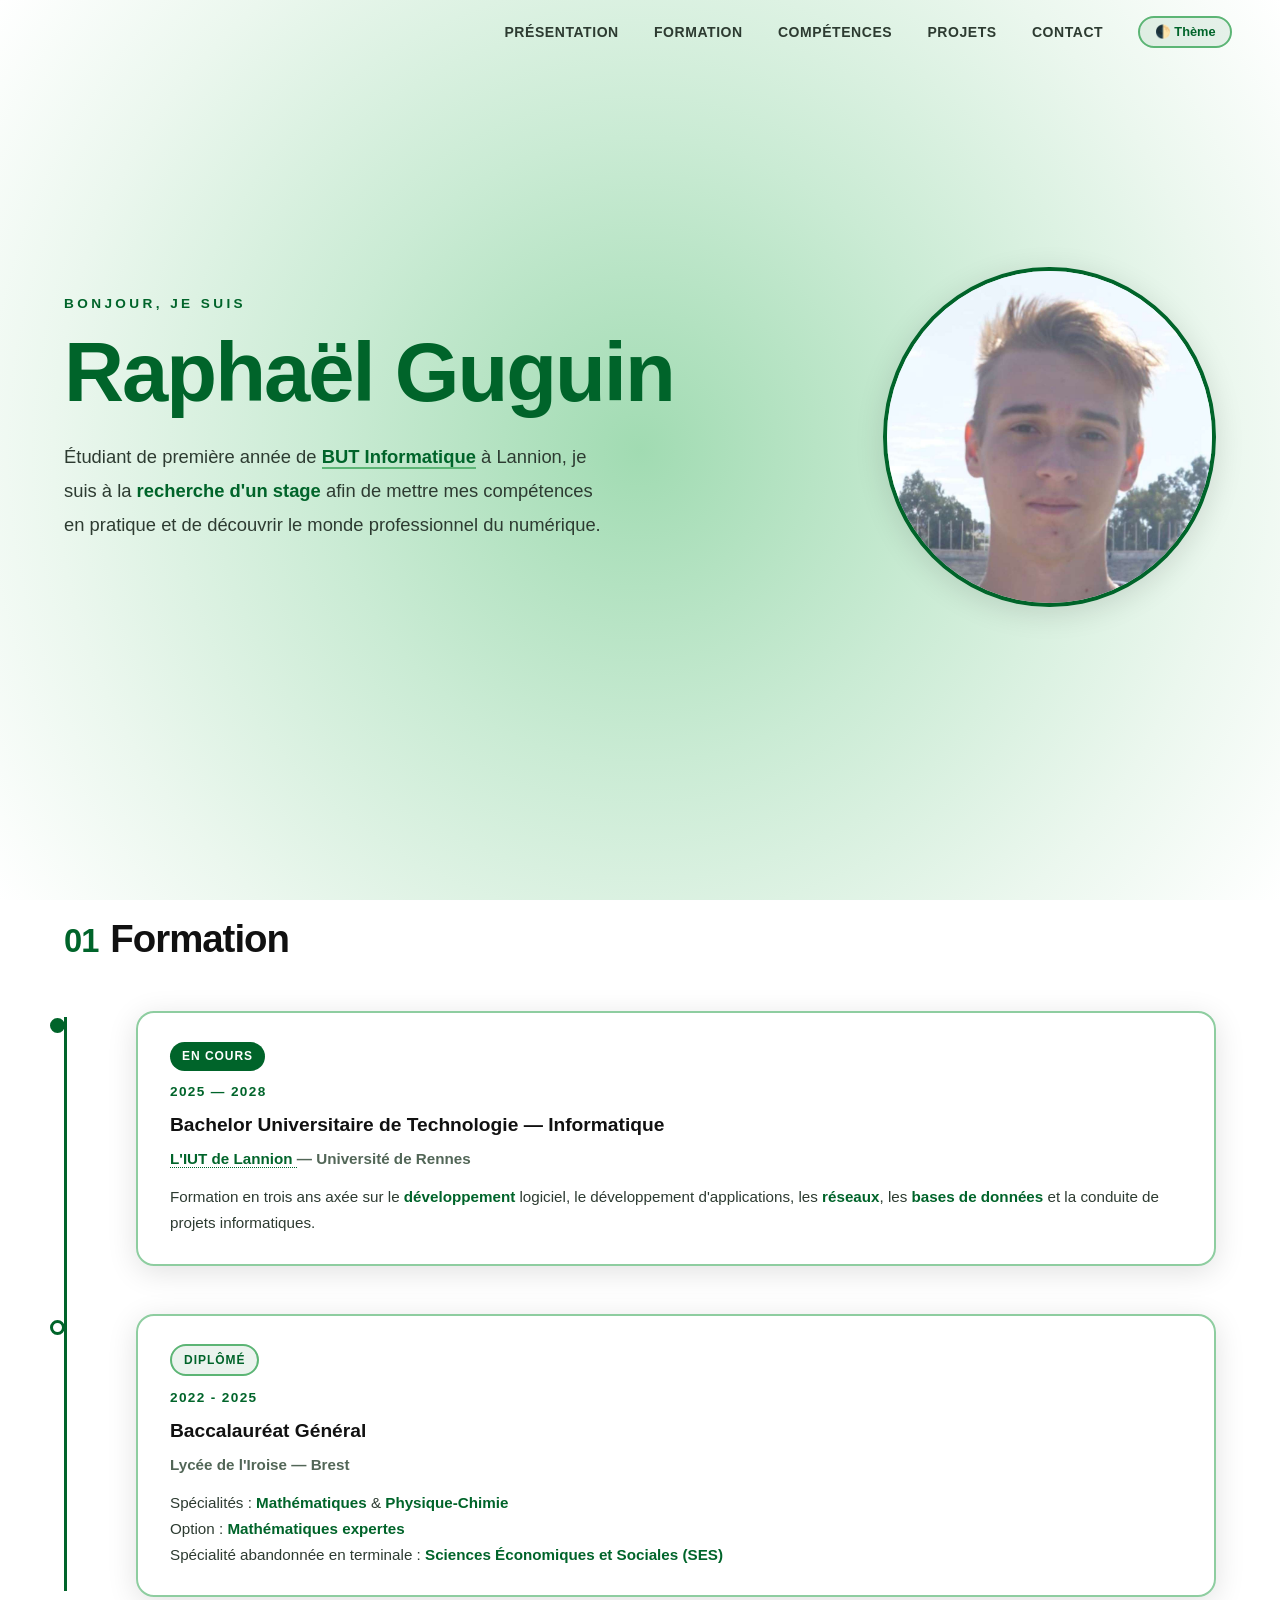
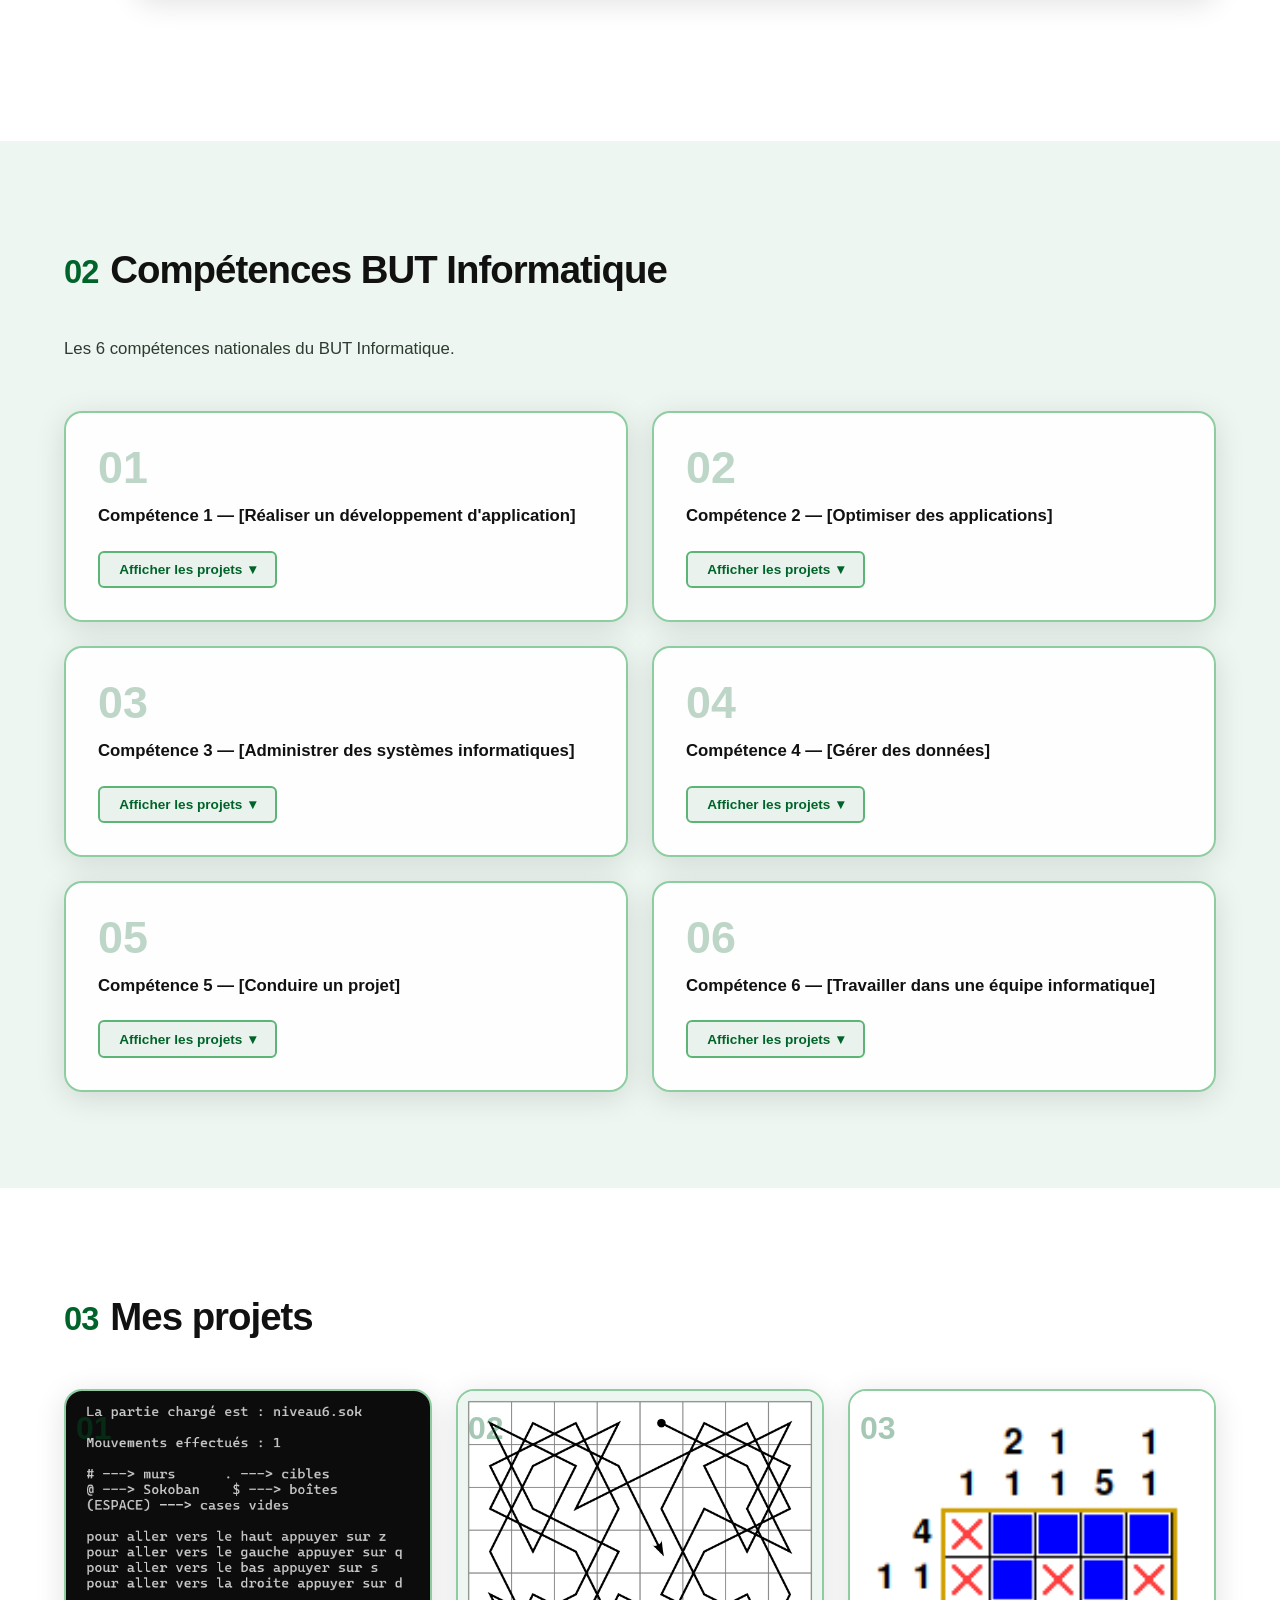
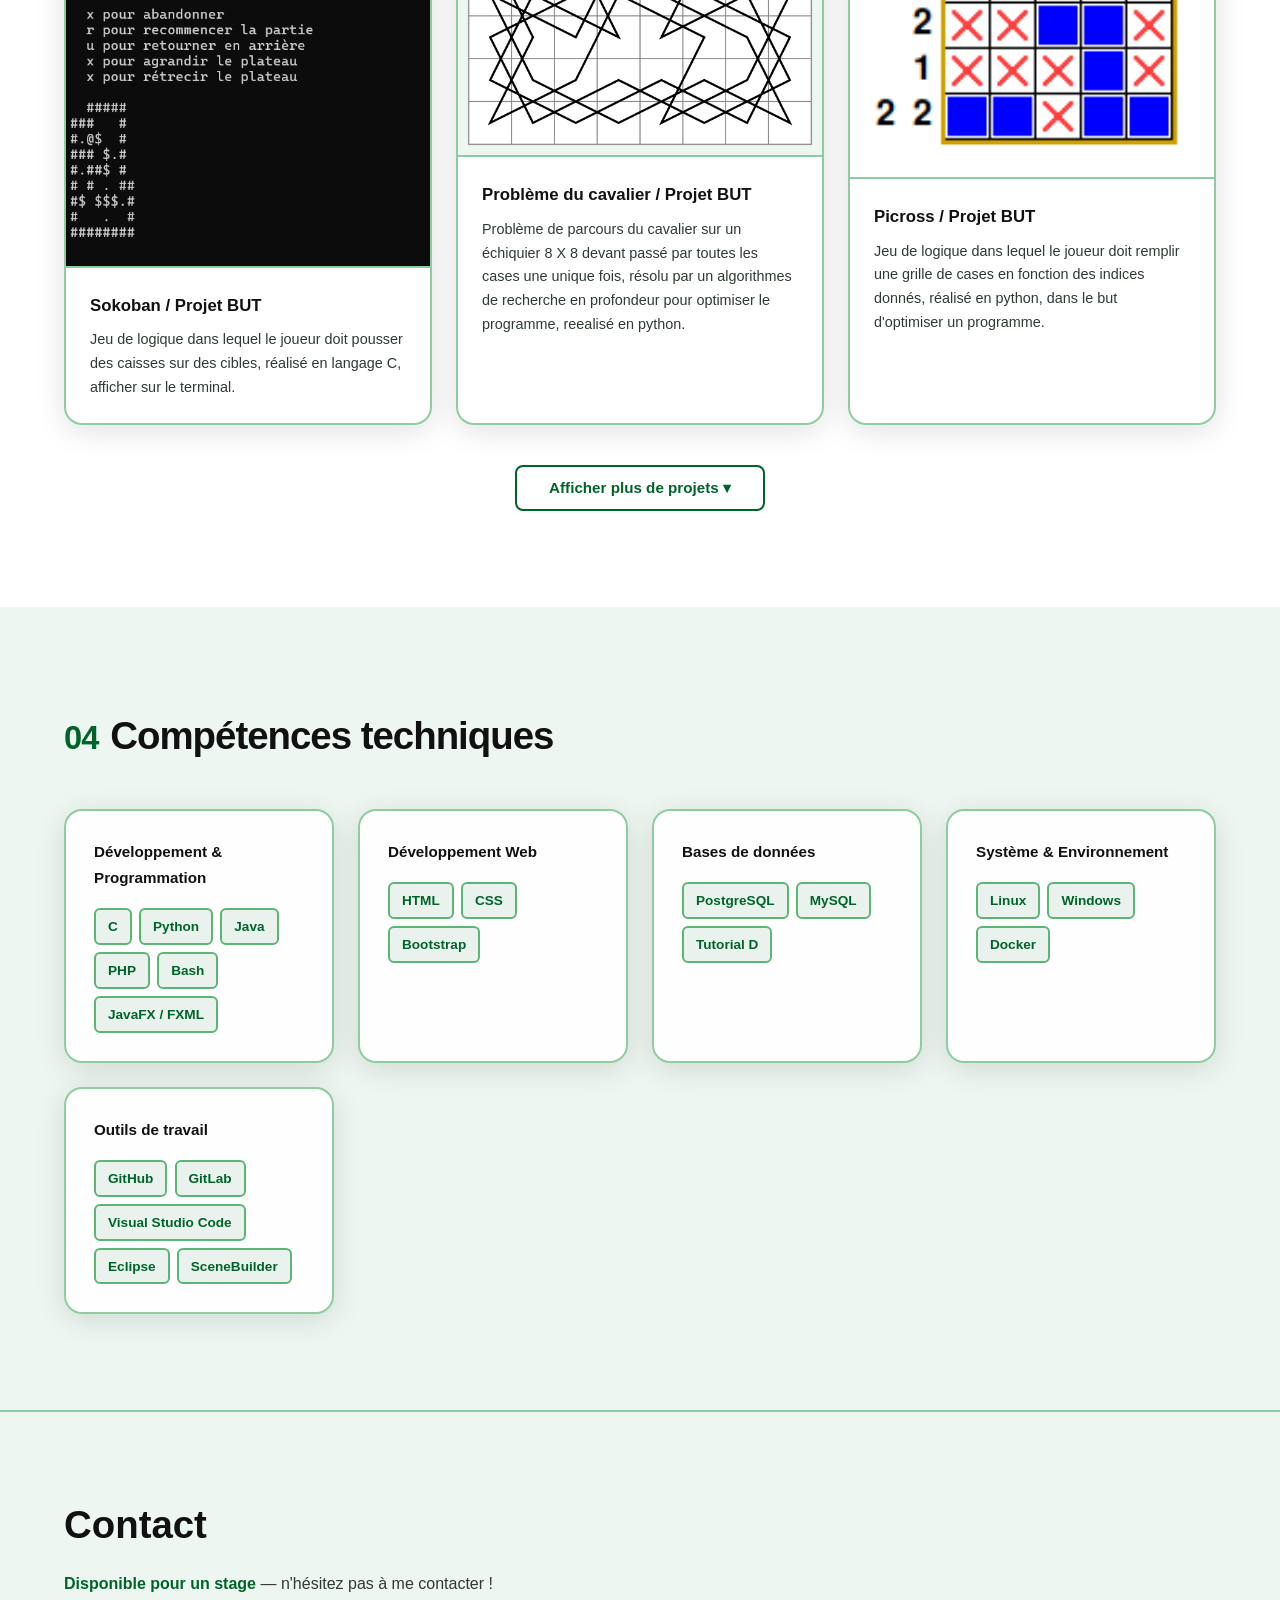
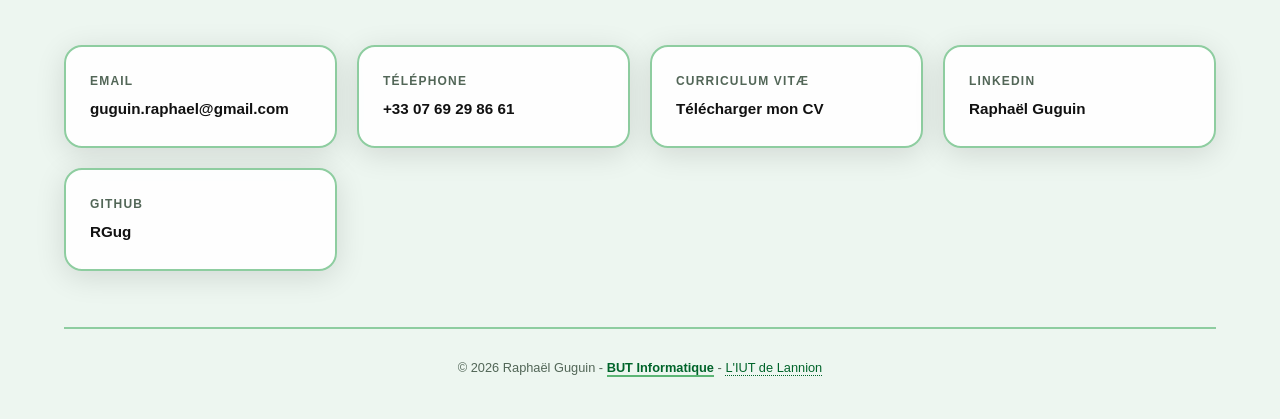
<file: index.html>
<!DOCTYPE html>
<html lang="fr" data-theme="clair">
<head>
  <meta charset="UTF-8" />
  <meta name="viewport" content="width=device-width, initial-scale=1.0" />
  <title>Raphaël Guguin — Portfolio BUT Informatique</title>
  <link rel="stylesheet" href="style.css" />
  <link rel="preconnect" href="https://fonts.googleapis.com" />
  <link rel="preconnect" href="https://fonts.gstatic.com" crossorigin />
  <link href="https://fonts.googleapis.com/css2?family=Playfair+Display:wght@400;600;700;800&family=Source+Sans+3:ital,wght=0,300;0,400;0,600;0,700;1,300&display=swap" rel="stylesheet" />
</head>
<body>

  <nav class="barre-navigation" id="barre-navigation">
    <button class="burger-menu" id="burger-menu" aria-label="Menu" onclick="basculerMenu()">
      <span></span><span></span><span></span>
    </button>
    <ul class="liens-navigation" id="liens-navigation">
      <li><a href="#presentation" onclick="fermerMenu()">Présentation</a></li>
      <li><a href="#formation"    onclick="fermerMenu()">Formation</a></li>
      <li><a href="#competences"  onclick="fermerMenu()">Compétences</a></li>
      <li><a href="#projets"      onclick="fermerMenu()">Projets</a></li>
      <li><a href="#contact"      onclick="fermerMenu()">Contact</a></li>
      <li><button class="bouton-theme" onclick="basculerTheme()" aria-label="Changer de thème">🌓 Thème</button></li>
    </ul>
  </nav>

  <section class="section-introduction" id="presentation">
    <div class="contenu-introduction">

      <div class="texte-introduction">
        <p class="surtitre-introduction">Bonjour, je suis</p>
        <h1 class="nom-introduction">
          <span class="nom-accentue">Raphaël Guguin</span>
        </h1>
        <p class="description-introduction">
          Étudiant de première année de
          <a class="lien-but"
             href="https://www.enseignementsup-recherche.gouv.fr/sites/default/files/annexe-2-licence-professionnelle-bachelor-universitaire-de-technologie-informatique-29016.pdf"
             target="_blank" rel="noopener">BUT Informatique</a>
          à Lannion, je suis à la <strong>recherche d'un stage</strong> afin de mettre mes compétences
          en pratique et de découvrir le monde professionnel du numérique.
        </p>
      </div>

      <div class="zone-photo">
        <div class="cadre-photo">
          <img src="images/photoRaphael.jpg" alt="Photo de Raphaël Guguin" class="image-profil" />
        </div>
        <div class="halo-photo"></div>
      </div>

    </div>
  </section>

  <section class="section-globale" id="formation">
    <div class="conteneur-central">
      <h2 class="titre-section"><span class="numero-titre">01</span> Formation</h2>

      <div class="frise-chronologique">
        
        <div class="etape-frise etape-actuelle transition-apparition">
          <div class="point-frise"></div>
          <div class="bloc-contenu-frise">
            <span class="badge-statut">En cours</span>
            <div class="date-frise">2025 — 2028</div>
            <h3 class="titre-bloc-frise">
              Bachelor Universitaire de Technologie — Informatique
            </h3>
            <p class="etablissement-frise">
              <a href="https://iut-lannion.univ-rennes.fr/" target="_blank" rel="noopener" class="lien-iut">
                L'IUT de Lannion
              </a>
              — Université de Rennes
            </p>
            <p class="details-frise">
              Formation en trois ans axée sur le <strong>développement </strong>logiciel, le développement d'applications,
              les <strong>réseaux</strong>, les<strong> bases de données </strong>et la conduite de projets informatiques.
            </p>
          </div>
        </div>

        <div class="etape-frise transition-apparition">
          <div class="point-frise"></div>
          <div class="bloc-contenu-frise">
            <span class="badge-statut badge-passe">Diplômé</span>
            <div class="date-frise">2022 - 2025</div>
            <h3 class="titre-bloc-frise">Baccalauréat Général</h3>
            <p class="etablissement-frise">Lycée de l'Iroise — Brest</p>
            <p class="details-frise">
              Spécialités : <strong>Mathématiques</strong> &amp; <strong>Physique-Chimie</strong><br />
              Option : <strong>Mathématiques expertes</strong><br />
              Spécialité abandonnée en terminale : <strong>Sciences Économiques et Sociales (SES)</strong>
            </p>
          </div>
        </div>

      </div>
    </div>
  </section>

  <section class="section-globale section-alternee" id="competences">
    <div class="conteneur-central">
      <h2 class="titre-section"><span class="numero-titre">02</span> Compétences BUT Informatique</h2>
      <p class="introduction-section">Les 6 compétences nationales du BUT Informatique.</p>

      <div class="grille-competences" id="grille-competences">

        <div class="competence-bloc" data-comp="1">
          <div class="carte-competence">
            <span class="numero-competence">01</span>
            <h3 class="nom-competence">Compétence 1 — [Réaliser un développement d'application]</h3>
            <button class="bouton-toggle-projets" onclick="toggleCompetence(1)">
              <span class="texte-bouton">Afficher les projets</span>
              <span class="fleche-bouton">▾</span>
            </button>
          </div>
          <div class="panneau-projets-lies" id="cp-1">
            <div class="liste-mini-projets">
              <div class="item-mini-projet" onclick="allerAuProjet('projet-1')">
                <div class="image-mini-projet"><img src="images/Sokoban.png" alt="Projet 1" /> </div>
                <p class="nom-mini-projet">Sokoban</p>
              </div>
            </div>
          </div>
        </div>

        <div class="competence-bloc" data-comp="2">
          <div class="carte-competence">
            <span class="numero-competence">02</span>
            <h3 class="nom-competence">Compétence 2 — [Optimiser des applications]</h3>
            <button class="bouton-toggle-projets" onclick="toggleCompetence(2)">
              <span class="texte-bouton">Afficher les projets</span>
              <span class="fleche-bouton">▾</span>
            </button>
          </div>
          <div class="panneau-projets-lies" id="cp-2">
            <div class="liste-mini-projets">
              <div class="item-mini-projet" onclick="allerAuProjet('projet-2')">
                <div class="image-mini-projet"><img src="images/cavalier.png" alt="Projet 2" /></div>
                <p class="nom-mini-projet">Problème du cavalier</p>
              </div>
              <div class="item-mini-projet" onclick="allerAuProjet('projet-3')">
                <div class="image-mini-projet"><img src="images/picross-plein.png" alt="Projet 3" /></div>
                <p class="nom-mini-projet">Picross</p>
              </div>
            </div>
          </div>
        </div>

        <div class="competence-bloc" data-comp="3">
          <div class="carte-competence">
            <span class="numero-competence">03</span>
            <h3 class="nom-competence">Compétence 3 — [Administrer des systèmes informatiques]</h3>
            <button class="bouton-toggle-projets" onclick="toggleCompetence(3)">
              <span class="texte-bouton">Afficher les projets</span>
              <span class="fleche-bouton">▾</span>
            </button>
          </div>
          <div class="panneau-projets-lies" id="cp-3">
            <div class="liste-mini-projets">
              <div class="item-mini-projet" onclick="allerAuProjet('projet-6')">
                <div class="image-mini-projet"><img src="images/auto-conversion.png" alt="Projet 6" /></div>
                <p class="nom-mini-projet">Installation d'un poste de développement</p>
              </div>
            </div>
          </div>
        </div>

        <div class="competence-bloc" data-comp="4">
          <div class="carte-competence">
            <span class="numero-competence">04</span>
            <h3 class="nom-competence">Compétence 4 — [Gérer des données]</h3>
            <button class="bouton-toggle-projets" onclick="toggleCompetence(4)">
              <span class="texte-bouton">Afficher les projets</span>
              <span class="fleche-bouton">▾</span>
            </button>
          </div>
          <div class="panneau-projets-lies" id="cp-4">
            <div class="liste-mini-projets">
              <div class="item-mini-projet" onclick="allerAuProjet('projet-7')">
                <div class="image-mini-projet"><img src="images/Base-de-donne.png" alt="Projet 7" /></div>
                <p class="nom-mini-projet">Base de Données Parcoursup 2022</p>
              </div>
            </div>
          </div>
        </div>

        <div class="competence-bloc" data-comp="5">
          <div class="carte-competence">
            <span class="numero-competence">05</span>
            <h3 class="nom-competence">Compétence 5 — [Conduire un projet]</h3>
            <button class="bouton-toggle-projets" onclick="toggleCompetence(5)">
              <span class="texte-bouton">Afficher les projets</span>
              <span class="fleche-bouton">▾</span>
            </button>
          </div>
          <div class="panneau-projets-lies" id="cp-5">
            <div class="liste-mini-projets">
              <div class="item-mini-projet" onclick="allerAuProjet('projet-4')">
                <div class="image-mini-projet"><img src="images/site-web.png" alt="Projet 4" /></div>
                <p class="nom-mini-projet">Site Web</p>
              </div>
              <div class="item-mini-projet" onclick="allerAuProjet('projet-5')">
                <div class="image-mini-projet"><img src="images/gestion-de-projet.png" alt="Projet 5" /></div>
                <p class="nom-mini-projet">Gestion de Projet (boulangerie)</p>
              </div>
            </div>
          </div>
        </div>

        <div class="competence-bloc" data-comp="6">
          <div class="carte-competence">
            <span class="numero-competence">06</span>
            <h3 class="nom-competence">Compétence 6 — [Travailler dans une équipe informatique]</h3>
            <button class="bouton-toggle-projets" onclick="toggleCompetence(6)">
              <span class="texte-bouton">Afficher les projets</span>
              <span class="fleche-bouton">▾</span>
            </button>
          </div>
          <div class="panneau-projets-lies" id="cp-6">
            <div class="liste-mini-projets">
              <div class="item-mini-projet" onclick="allerAuProjet('projet-4')">
                <div class="image-mini-projet"><img src="images/site-web.png" alt="Projet 4" /></div>
                <p class="nom-mini-projet">Site Web</p>
              </div>
              <div class="item-mini-projet" onclick="allerAuProjet('projet-5')">
                <div class="image-mini-projet"><img src="images/gestion-de-projet.png" alt="Projet 5" /></div>
                <p class="nom-mini-projet">Gestion de Projet (boulangerie)</p>
              </div>
            </div>
          </div>
        </div>

      </div>
    </div>
  </section>

  <section class="section-globale" id="projets">
    <div class="conteneur-central">
      <h2 class="titre-section"><span class="numero-titre">03</span> Mes projets</h2>

      <div class="grille-projets" id="grille-projets">
        
        <article class="carte-projet transition-apparition" id="projet-1">
          <div class="image-projet">
            <img src="images/Sokoban.png" alt="Projet 1" /> 
            <span class="index-projet">01</span>
          </div>
          <div class="corps-projet">
            <h4 class="titre-projet">Sokoban / Projet BUT</h4>
            <p class="description-projet">Jeu de logique dans lequel le joueur doit pousser des caisses sur des cibles, réalisé en langage C, afficher sur le terminal.</p>
          </div>
        </article>

        <article class="carte-projet transition-apparition" id="projet-2">
          <div class="image-projet">
            <img src="images/cavalier.png" alt="Projet 2" />
            <span class="index-projet">02</span>
          </div>
          <div class="corps-projet">
            <h4 class="titre-projet">Problème du cavalier / Projet BUT</h4>
            <p class="description-projet">Problème de parcours du cavalier sur un échiquier 8 X 8 devant passé par toutes les cases une unique fois, résolu par un algorithmes de recherche en profondeur pour optimiser le programme, reealisé en python.</p>
          </div>
        </article>

        <article class="carte-projet transition-apparition" id="projet-3">
          <div class="image-projet">
            <img src="images/picross-plein.png" alt="Projet 3" />
            <span class="index-projet">03</span>
          </div>
          <div class="corps-projet">
            <h4 class="titre-projet">Picross / Projet BUT</h4>
            <p class="description-projet">Jeu de logique dans lequel le joueur doit remplir une grille de cases en fonction des indices donnés, réalisé en python, dans le but d'optimiser un programme.</p>
          </div>
        </article>

        <article class="carte-projet projet-cache transition-apparition" id="projet-4">
          <div class="image-projet">
            <img src="images/site-web.png" alt="Projet 4" />
            <span class="index-projet">04</span>
          </div>
          <div class="corps-projet">
            <h4 class="titre-projet">Site Web / Projet BUT</h4>
            <p class="description-projet">Conception et développement d'un site web responsive, réalisé en HTML, CSS pour un site de tourisme, pour le Royaume-Unis.</p>
          </div>
        </article>

        <article class="carte-projet projet-cache transition-apparition" id="projet-5">
          <div class="image-projet">
            <img src="images/gestion-de-projet.png" alt="Projet 5" />
            <span class="index-projet">05</span>
          </div>
          <div class="corps-projet">
            <h4 class="titre-projet">Gestion de Projet / Projet BUT</h4>
            <p class="description-projet">Imagination de toutes les étapes, en passant par la planification des fonctionnalités au maquettage, pour la conception d'une application, afin d'aider une boulangerie à optimiser sa gestion de stock et de vente.</p>
          </div>
        </article>

        <article class="carte-projet projet-cache transition-apparition" id="projet-6">
          <div class="image-projet">
            <img src="images/auto-conversion.png" alt="Projet 6" />
            <span class="index-projet">06</span>
          </div>
          <div class="corps-projet">
            <h4 class="titre-projet">Installation d'un poste pour le développement / Projet BUT</h4>
            <p class="description-projet">Installation et configuration d'un poste de développement, réalisé en bash et PHP, pour faciliter la conversion de différents types de fichiers reçus, pour la création d'un site web.</p>
          </div>
        </article>

        <article class="carte-projet projet-cache transition-apparition" id="projet-7">
          <div class="image-projet">
            <img src="images/Base-de-donne.png" alt="Projet 7" />
            <span class="index-projet">07</span>
          </div>
          <div class="corps-projet">
            <h4 class="titre-projet">Base de Données de parcoursup 2022/ Projet BUT</h4>
            <p class="description-projet">Mise en place d'une base de données pour stocker et gérer les informations des candidats sur parcoursup 2022, sur SQLWorbench.</p>
          </div>
        </article>

      </div>

      <div class="zone-bouton-projets">
        <button class="bouton-voir-plus" id="btn-projs" onclick="toggleTousProjets()">
          Afficher plus de projets <span class="fleche-bouton">▾</span>
        </button>
      </div>

    </div>
  </section>

  <section class="section-globale section-alternee" id="skills">
    <div class="conteneur-central">
      <h2 class="titre-section"><span class="numero-titre">04</span> Compétences techniques</h2>

      <div class="grille-categories-techniques">

        <div class="categorie-technique transition-apparition">
          <h3 class="titre-categorie-technique">Développement &amp; Programmation</h3>
          <ul class="liste-badges-technologiques">
            <li><span class="badge-techno">C</span></li>
            <li><span class="badge-techno">Python</span></li>
            <li><span class="badge-techno">Java</span></li>
            <li><span class="badge-techno">PHP</span></li>
            <li><span class="badge-techno">Bash</span></li>
            <li><span class="badge-techno">JavaFX / FXML</span></li>
          </ul>
        </div>

        <div class="categorie-technique transition-apparition">
          <h3 class="titre-categorie-technique">Développement Web</h3>
          <ul class="liste-badges-technologiques">
            <li><span class="badge-techno">HTML</span></li>
            <li><span class="badge-techno">CSS</span></li>
            <li><span class="badge-techno">Bootstrap</span></li>
          </ul>
        </div>

        <div class="categorie-technique transition-apparition">
          <h3 class="titre-categorie-technique">Bases de données</h3>
          <ul class="liste-badges-technologiques">
            <li><span class="badge-techno">PostgreSQL</span></li>
            <li><span class="badge-techno">MySQL</span></li>
            <li><span class="badge-techno">Tutorial D</span></li>
          </ul>
        </div>

        <div class="categorie-technique transition-apparition">
          <h3 class="titre-categorie-technique">Système &amp; Environnement</h3>
          <ul class="liste-badges-technologiques">
            <li><span class="badge-techno">Linux</span></li>
            <li><span class="badge-techno">Windows</span></li>
            <li><span class="badge-techno">Docker</span></li>
          </ul>
        </div>

        <div class="categorie-technique transition-apparition">
          <h3 class="titre-categorie-technique">Outils de travail</h3>
          <ul class="liste-badges-technologiques">
            <li><span class="badge-techno">GitHub</span></li>
            <li><span class="badge-techno">GitLab</span></li>
            <li><span class="badge-techno">Visual Studio Code</span></li>
            <li><span class="badge-techno">Eclipse</span></li>
            <li><span class="badge-techno">SceneBuilder</span></li>
          </ul>
        </div>

      </div>
    </div>
  </section>

  <footer class="pied-page" id="contact">
    <div class="conteneur-central">
      <h2 class="titre-pied-page">Contact</h2>
      <p class="introduction-pied-page">
        <strong>Disponible pour un stage</strong> — n'hésitez pas à me contacter !
      </p>

      <div class="grille-contact">

        <a href="mailto:guguin.raphael@gmail.com" class="carte-contact">
          <span class="label-contact">Email</span>
          <span class="valeur-contact">guguin.raphael@gmail.com</span>
        </a>

        <a href="tel:+330769298661" class="carte-contact">
          <span class="label-contact">Téléphone</span>
          <span class="valeur-contact">+33 07 69 29 86 61</span>
        </a>

        <a href="CV_Raphael_Guguin.pdf" download class="carte-contact">
          <span class="label-contact">Curriculum Vitæ</span>
          <span class="valeur-contact">Télécharger mon CV</span>
        </a>

        <a href="https://www.linkedin.com/in/rapha%C3%ABl-guguin-73095a3b4/" target="_blank" rel="noopener" class="carte-contact">
          <span class="label-contact">LinkedIn</span>
          <span class="valeur-contact">Raphaël Guguin</span>
        </a>

        <a href="https://github.com/RGug" target="_blank" rel="noopener" class="carte-contact">
          <span class="label-contact">GitHub</span>
          <span class="valeur-contact">RGug</span>
        </a>

      </div>

      <p class="copyright">© 2026 Raphaël Guguin - 
        <a class="lien-but" href="https://www.enseignementsup-recherche.gouv.fr/sites/default/files/annexe-2-licence-professionnelle-bachelor-universitaire-de-technologie-informatique-29016.pdf" target="_blank" rel="noopener">BUT Informatique</a> - 
        <a href="https://iut-lannion.univ-rennes.fr/" target="_blank" rel="noopener" class="lien-iut">L'IUT de Lannion</a>
      </p>
    </div>
  </footer>

  <script>
    const barreNav = document.getElementById('barre-navigation');
    window.addEventListener('scroll', () => {
      barreNav.classList.toggle('navigation-defilee', window.scrollY > 50);
    });

    function basculerMenu() {
      document.getElementById('liens-navigation').classList.toggle('ouvert');
      document.getElementById('burger-menu').classList.toggle('actif');
    }
    function fermerMenu() {
      document.getElementById('liens-navigation').classList.remove('ouvert');
      document.getElementById('burger-menu').classList.remove('actif');
    }

    function basculerTheme() {
      const htmlEl = document.documentElement;
      const themeActuel = htmlEl.getAttribute('data-theme');
      const nouveauTheme = (themeActuel === 'clair') ? 'sombre' : 'clair';
      htmlEl.setAttribute('data-theme', nouveauTheme);
    }

    let competenceOuverte = null;

    function toggleCompetence(n) {
      const grille = document.getElementById('grille-competences');
      const bloc = grille.querySelector(`.competence-bloc[data-comp="${n}"]`);
      const panneau = document.getElementById(`cp-${n}`);
      const btn = bloc.querySelector('.bouton-toggle-projets');

      if (competenceOuverte !== null && competenceOuverte !== n) {
        const blocPrecedent = grille.querySelector(`.competence-bloc[data-comp="${competenceOuverte}"]`);
        const panneauPrecedent = document.getElementById(`cp-${competenceOuverte}`);
        panneauPrecedent.classList.remove('projets-ouverts');
        blocPrecedent.classList.remove('competence-etendue');
        const btnPrecedent = blocPrecedent.querySelector('.bouton-toggle-projets');
        btnPrecedent.querySelector('.texte-bouton').textContent = 'Afficher les projets';
        btnPrecedent.querySelector('.fleche-bouton').textContent = '▾';
      }

      const estOuvert = panneau.classList.contains('projets-ouverts');

      if (estOuvert) {
        panneau.classList.remove('projets-ouverts');
        bloc.classList.remove('competence-etendue');
        btn.querySelector('.texte-bouton').textContent = 'Afficher les projets';
        btn.querySelector('.fleche-bouton').textContent = '▾';
        competenceOuverte = null;
      } else {
        bloc.classList.add('competence-etendue');
        panneau.classList.add('projets-ouverts');
        btn.querySelector('.texte-bouton').textContent = 'Masquer les projets';
        btn.querySelector('.fleche-bouton').textContent = '▴';
        competenceOuverte = n;
        setTimeout(() => bloc.scrollIntoView({ behavior: 'smooth', block: 'start' }), 50);
      }
    }

    function allerAuProjet(id) {
      const el = document.getElementById(id);
      if (!el) return;
      el.style.display = 'flex';
      el.scrollIntoView({ behavior: 'smooth', block: 'center' });
      el.classList.add('projet-mis-en-valeur');
      setTimeout(() => el.classList.remove('projet-mis-en-valeur'), 2000);
    }

    let projetsVisibles = false;
    function toggleTousProjets() {
      projetsVisibles = !projetsVisibles;
      document.querySelectorAll('.projet-cache').forEach(el => {
        el.style.display = projetsVisibles ? 'flex' : 'none';
      });
      const btn = document.getElementById('btn-projs');
      btn.innerHTML = projetsVisibles
        ? 'Afficher moins <span class="fleche-bouton">▴</span>'
        : 'Afficher plus de projets <span class="fleche-bouton">▾</span>';
    }

    const observateur = new IntersectionObserver((entrees) => {
      entrees.forEach(e => {
        if (e.isIntersecting) {
          e.target.classList.add('visible');
          observateur.unobserve(e.target);
        }
      });
    }, { threshold: 0.08 });

    document.querySelectorAll('.transition-apparition, .etape-frise, .competence-bloc, .categorie-technique').forEach(el => observateur.observe(el));
  </script>

</body>
</html>
</file>
<file: style.css>
/*
   style.css — Portfolio Raphaël Guguin
*/

html[data-theme="clair"] {
  --fond: radial-gradient(circle, #a1dbb2 0%, #caebd4 40%, #ebf7ee 75%, #ffffff 100%);
  --fond-couleur-fixe: #ffffff;
  
  --fond-alterne:       #edf6f0;          
  --fond-carte:         rgba(255, 255, 255, 0.92); 
  --fond-carte-survol:  #dbf0e1;
  --bordure:            #8ecda0;          
  --bordure-lumineuse:  #5cb575;

  --couleur-accent:     #00642a;          
  --couleur-accent-att: rgba(0, 100, 42, 0.08);
  --texte-principal:    #111111;          
  --texte-attenue:      #2d3b31;          
  --texte-discret:      #526657;
}

html[data-theme="sombre"] {
  --fond: radial-gradient(circle, #1f6b33 0%, #0e3819 35%, #051a0b 70%, #010803 100%);
  --fond-couleur-fixe: #010803;

  --fond-alterne:       #041408;          
  --fond-carte:         rgba(8, 26, 12, 0.88);          
  --fond-carte-survol:  #103619;
  --bordure:            #174722;
  --bordure-lumineuse:  #29783a;

  --couleur-accent:     #2dde6c;          
  --couleur-accent-att: rgba(45, 222, 108, 0.12);
  --texte-principal:    #e3f7e7;          
  --texte-attenue:      #81be8c;
  --texte-discret:      #4c7d55;
}

:root {
  --police-titres: 'Oxanium', sans-serif;
  --police-corps: 'Nunito', sans-serif;
  --arrondi: 10px;
  --arrondi-grand: 18px;
  --ombre: 0 6px 30px rgba(0,0,0,.12);
  --transition: 0.3s cubic-bezier(.4,0,.2,1);
}

*, *::before, *::after { box-sizing: border-box; margin: 0; padding: 0; }
html { scroll-behavior: smooth; }
body {
  font-family: var(--police-corps);
  background: var(--fond);
  background-attachment: fixed; 
  background-color: var(--fond-couleur-fixe);
  color: var(--texte-principal);
  font-size: 16px;
  line-height: 1.7;
  overflow-x: hidden;
  min-height: 100vh;
  transition: background var(--transition), color var(--transition);
}
a { text-decoration: none; color: inherit; }
ul { list-style: none; }
img { display: block; max-width: 100%; }
strong { font-weight: 700; color: var(--couleur-accent); }

::-webkit-scrollbar { width: 6px; }
::-webkit-scrollbar-track { background: var(--fond-couleur-fixe); }
::-webkit-scrollbar-thumb { background: var(--bordure-lumineuse); border-radius: 3px; }

.barre-navigation {
  position: fixed;
  top: 0; left: 0; right: 0;
  z-index: 900;
  display: flex;
  align-items: center;
  justify-content: flex-end;
  padding: 1rem 3rem;
  transition: background var(--transition), border-color var(--transition);
  border-bottom: 1px solid transparent;
}

.navigation-defilee {
  background: var(--fond-couleur-fixe);
  border-color: var(--bordure);
  box-shadow: var(--ombre);
}

.liens-navigation {
  display: flex;
  gap: 2.2rem;
  align-items: center;
}
.liens-navigation a {
  font-size: 0.875rem;
  font-weight: 700;
  letter-spacing: 0.04em;
  text-transform: uppercase;
  color: var(--texte-attenue);
  transition: color var(--transition);
  position: relative;
  padding-bottom: 2px;
}
.liens-navigation a::after {
  content: '';
  position: absolute;
  bottom: -2px; left: 0; right: 0;
  height: 2px;
  background: var(--couleur-accent);
  transform: scaleX(0);
  transform-origin: left;
  transition: transform var(--transition);
}
.liens-navigation a:hover { color: var(--couleur-accent); }
.liens-navigation a:hover::after { transform: scaleX(1); }

.bouton-theme {
  background: var(--couleur-accent-att);
  border: 2px solid var(--bordure-lumineuse);
  color: var(--couleur-accent);
  padding: 0.4rem 0.9rem;
  border-radius: 20px;
  cursor: pointer;
  font-family: var(--police-corps);
  font-weight: 700;
  font-size: 0.8rem;
  transition: all var(--transition);
}
.bouton-theme:hover {
  background: var(--couleur-accent);
  color: var(--fond-couleur-fixe);
}

.burger-menu {
  display: none;
  flex-direction: column;
  gap: 5px;
  background: none;
  border: none;
  cursor: pointer;
  padding: 4px;
}
.burger-menu span {
  display: block;
  width: 24px; height: 2px;
  background: var(--texte-principal);
  border-radius: 2px;
  transition: transform var(--transition), opacity var(--transition);
}
.burger-menu.actif span:nth-child(1) { transform: translateY(7px) rotate(45deg); }
.burger-menu.actif span:nth-child(2) { opacity: 0; }
.burger-menu.actif span:nth-child(3) { transform: translateY(-7px) rotate(-45deg); }

.section-introduction {
  min-height: 90vh;
  display: flex;
  flex-direction: column;
  justify-content: center;
  padding: 9rem 4rem 5rem;
  position: relative;
}

.contenu-introduction {
  position: relative;
  z-index: 1;
  display: flex;
  align-items: center;
  justify-content: space-between;
  gap: 4rem;
  max-width: 1200px;
  margin: 0 auto;
  width: 100%;
}

.texte-introduction { flex: 1; }
.surtitre-introduction {
  font-family: var(--police-titres);
  font-size: 0.85rem;
  letter-spacing: 0.25em;
  text-transform: uppercase;
  color: var(--couleur-accent);
  margin-bottom: 1rem;
  font-weight: 700;
}
.nom-introduction {
  font-family: var(--police-titres);
  font-size: clamp(3rem, 6.5vw, 5.8rem);
  font-weight: 800;
  line-height: 1.0;
  letter-spacing: -2px;
  margin-bottom: 1.6rem;
}
.nom-accentue {
  color: var(--couleur-accent);
}
.description-introduction {
  font-size: 1.15rem;
  color: var(--texte-attenue);
  max-width: 550px;
  margin-bottom: 2.5rem;
  line-height: 1.85;
}
.lien-but {
  color: var(--couleur-accent);
  border-bottom: 2px solid var(--bordure-lumineuse);
  font-weight: 700;
}

.zone-photo {
  position: relative;
  flex-shrink: 0;
  width: clamp(220px, 26vw, 360px);
}
.cadre-photo {
  position: relative;
  width: 100%;
  padding-top: 100%;
  border-radius: 50%;
  overflow: hidden;
  border: 4px solid var(--couleur-accent);
  box-shadow: var(--ombre);
}
.image-profil {
  position: absolute;
  inset: 0;
  width: 100%; height: 100%;
  object-fit: cover;
  background: var(--fond-carte);
}

.section-globale { padding: 6rem 4rem; }
.section-alternee { background-color: var(--fond-alterne); }
.conteneur-central { max-width: 1200px; margin: 0 auto; width: 100%; }

.titre-section {
  font-family: var(--police-titres);
  font-size: clamp(1.8rem, 3vw, 2.8rem);
  font-weight: 800;
  letter-spacing: -1px;
  margin-bottom: 2.5rem;
  color: var(--texte-principal);
  display: flex;
  align-items: baseline;
  gap: .75rem;
}
.numero-titre {
  font-size: .85em;
  color: var(--couleur-accent);
}
.introduction-section {
  color: var(--texte-attenue);
  margin-top: -.5rem;
  margin-bottom: 3rem;
  max-width: 600px;
  font-size: 1.05rem;
}

.frise-chronologique {
  position: relative;
  padding-left: 2rem;
}
.frise-chronologique::before {
  content: '';
  position: absolute;
  left: 0; top: 6px; bottom: 6px;
  width: 3px;
  background: var(--couleur-accent);
}

.etape-frise {
  position: relative;
  padding-left: 2.5rem;
  margin-bottom: 3rem;
  opacity: 0;
  transform: translateX(-18px);
  transition: opacity .6s ease, transform .6s ease;
}
.etape-frise.visible { opacity: 1; transform: translateX(0); }

.point-frise {
  position: absolute;
  left: -2.85rem;
  top: .4rem;
  width: 15px; height: 15px;
  border-radius: 50%;
  border: 3px solid var(--couleur-accent);
  background: var(--fond-couleur-fixe);
}
.etape-actuelle .point-frise {
  background: var(--couleur-accent);
}

.bloc-contenu-frise {
  background: var(--fond-carte);
  border: 2px solid var(--bordure);
  border-radius: var(--arrondi-grand);
  padding: 1.75rem 2rem;
  box-shadow: var(--ombre);
}
.badge-statut {
  display: inline-block;
  font-size: .75rem;
  font-weight: 700;
  letter-spacing: .08em;
  text-transform: uppercase;
  padding: .25rem .75rem;
  border-radius: 100px;
  background: var(--couleur-accent);
  color: var(--fond-couleur-fixe);
  margin-bottom: .6rem;
}
.badge-passe { background: var(--couleur-accent-att); color: var(--couleur-accent); border: 2px solid var(--bordure-lumineuse); }
.date-frise {
  font-family: var(--police-titres);
  font-size: .85rem;
  letter-spacing: .1em;
  text-transform: uppercase;
  color: var(--couleur-accent);
  font-weight: 700;
  margin-bottom: .35rem;
}
.titre-bloc-frise {
  font-family: var(--police-titres);
  font-size: 1.2rem;
  font-weight: 700;
  margin-bottom: .3rem;
  color: var(--texte-principal);
}
.etablissement-frise {
  font-size: .95rem;
  color: var(--texte-discret);
  font-weight: 600;
  margin-bottom: .75rem;
}
.lien-iut { color: var(--couleur-accent); border-bottom: 1px dotted var(--couleur-accent); }
.details-frise { color: var(--texte-attenue); font-size: 0.95rem; }

.grille-competences {
  display: grid;
  grid-template-columns: 1fr 1fr;
  gap: 1.5rem;
}
.competence-bloc {
  display: block;
  border-radius: var(--arrondi-grand);
  opacity: 0;
  transform: translateY(14px);
  transition: opacity .5s ease, transform .5s ease;
}
.competence-bloc.visible { opacity: 1; transform: translateY(0); }
.competence-bloc.competence-etendue { grid-column: 1 / -1; }

.carte-competence {
  background: var(--fond-carte);
  border: 2px solid var(--bordure);
  border-radius: var(--arrondi-grand);
  padding: 2rem;
  display: flex;
  flex-direction: column;
  gap: .75rem;
  box-shadow: var(--ombre);
}
.competence-etendue .carte-competence { border-color: var(--couleur-accent); }

.numero-competence {
  font-family: var(--police-titres);
  font-size: 2.8rem;
  font-weight: 800;
  color: var(--couleur-accent);
  opacity: 0.25;
  line-height: 1;
}
.nom-competence {
  font-family: var(--police-titres);
  font-size: 1.05rem;
  font-weight: 700;
  color: var(--texte-principal);
}

.bouton-toggle-projets {
  display: inline-flex;
  align-items: center;
  gap: .4rem;
  width: fit-content;
  margin-top: .5rem;
  padding: .55rem 1.2rem;
  background: var(--couleur-accent-att);
  border: 2px solid var(--bordure-lumineuse);
  border-radius: 6px;
  color: var(--couleur-accent);
  font-family: var(--police-corps);
  font-size: .85rem;
  font-weight: 700;
  cursor: pointer;
}

.panneau-projets-lies { display: none; padding: 1.5rem 0 .5rem; }
.panneau-projets-lies.projets-ouverts { display: block; }
.liste-mini-projets { display: flex; gap: 1.25rem; flex-wrap: wrap; }

.item-mini-projet { display: flex; flex-direction: column; align-items: center; gap: .6rem; cursor: pointer; }
.image-mini-projet {
  width: 240px; height: 240px;
  border-radius: var(--arrondi);
  border: 2px solid var(--bordure);
  background: var(--fond-carte);
  overflow: hidden;
}
.image-mini-projet img { width: 100%; height: 100%; object-fit: cover; }
.nom-mini-projet { font-size: .9rem; font-weight: 700; color: var(--texte-principal); text-align: center; }

.grille-projets {
  display: grid;
  grid-template-columns: repeat(3, 1fr);
  gap: 1.5rem;
}
.carte-projet {
  display: flex;
  flex-direction: column;
  background: var(--fond-carte);
  border: 2px solid var(--bordure);
  border-radius: var(--arrondi-grand);
  overflow: hidden;
  box-shadow: var(--ombre);
  opacity: 0;
  transform: translateY(12px);
  transition: all .4s ease;
}
.carte-projet.visible { opacity: 1; transform: translateY(0); }
.carte-projet:hover { border-color: var(--couleur-accent); transform: translateY(-4px); }
.carte-projet.projet-cache { display: none; }
.carte-projet.projet-mis-en-valeur { border-color: var(--couleur-accent); box-shadow: 0 0 25px var(--couleur-accent-att); }

.image-projet {
  width: 100%;
  aspect-ratio: 1 / 1;
  background: var(--fond-alterne);
  border-bottom: 2px solid var(--bordure);
  position: relative;
}
.image-projet img { width: 100%; height: 100%; object-fit: cover; }
.index-projet {
  position: absolute; top: 10px; left: 10px;
  font-family: var(--police-titres);
  font-size: 2rem; font-weight: 800; color: var(--couleur-accent); opacity: 0.35;
}

.corps-projet { padding: 1.5rem; flex: 1; }
.titre-projet { font-family: var(--police-titres); font-size: 1.05rem; font-weight: 700; margin-bottom: .5rem; color: var(--texte-principal); }
.description-projet { font-size: .9rem; color: var(--texte-attenue); line-height: 1.65; }

.zone-bouton-projets { display: flex; justify-content: center; margin-top: 2.5rem; }
.bouton-voir-plus {
  padding: .75rem 2rem;
  border: 2px solid var(--couleur-accent);
  border-radius: 8px;
  background: transparent;
  color: var(--couleur-accent);
  font-family: var(--police-corps);
  font-size: .95rem;
  font-weight: 700;
  cursor: pointer;
}

.grille-categories-techniques {
  display: grid;
  grid-template-columns: repeat(auto-fill, minmax(250px, 1fr));
  gap: 1.5rem;
}
.categorie-technique {
  background: var(--fond-carte);
  border: 2px solid var(--bordure);
  border-radius: var(--arrondi-grand);
  padding: 1.75rem;
  box-shadow: var(--ombre);
  opacity: 0;
  transform: translateY(12px);
}
.categorie-technique.visible { opacity: 1; transform: translateY(0); }

.titre-categorie-technique {
  font-family: var(--police-titres);
  font-size: 0.95rem;
  font-weight: 700;
  color: var(--texte-principal);
  margin-bottom: 1.1rem;
}
.liste-badges-technologiques { display: flex; flex-wrap: wrap; gap: .45rem; }
.badge-techno {
  display: inline-block;
  padding: .3rem .75rem;
  border-radius: 6px;
  background: var(--couleur-accent-att);
  border: 2px solid var(--bordure-lumineuse);
  color: var(--couleur-accent);
  font-size: .85rem;
  font-weight: 700;
}

.pied-page {
  background: var(--fond-alterne);
  border-top: 2px solid var(--bordure);
  padding: 5rem 4rem 2.5rem;
}
.titre-pied-page {
  font-family: var(--police-titres);
  font-size: clamp(1.8rem, 3vw, 2.8rem);
  font-weight: 800;
  margin-bottom: .75rem;
}
.introduction-pied-page { color: var(--texte-attenue); margin-bottom: 3rem; font-size: 1rem; }

.grille-contact {
  display: grid;
  grid-template-columns: repeat(auto-fill, minmax(220px, 1fr));
  gap: 1.25rem;
  margin-bottom: 3.5rem;
}
.carte-contact {
  display: flex;
  flex-direction: column;
  padding: 1.5rem;
  background: var(--fond-carte);
  border: 2px solid var(--bordure);
  border-radius: var(--arrondi-grand);
  box-shadow: var(--ombre);
  transition: border-color var(--transition);
}
.carte-contact:hover { border-color: var(--couleur-accent); }
.label-contact { font-size: .75rem; font-weight: 700; letter-spacing: .1em; text-transform: uppercase; color: var(--texte-discret); margin-bottom: 0.3rem; }
.valeur-contact { font-size: .95rem; font-weight: 700; color: var(--texte-principal); word-break: break-all; }

.copyright { text-align: center; font-size: .8rem; color: var(--texte-discret); border-top: 2px solid var(--bordure); padding-top: 1.75rem; }

@media (max-width: 1024px) {
  .barre-navigation { padding: 1rem 2rem; }
  .section-introduction { padding: 8rem 2rem 4rem; }
  .section-globale { padding: 5rem 2rem; }
  .pied-page { padding: 4rem 2rem 2rem; }
}

@media (max-width: 820px) {
  .burger-menu { display: flex; }
  .liens-navigation {
    display: none;
    flex-direction: column;
    position: absolute;
    top: 100%; left: 0; right: 0;
    background: var(--fond-couleur-fixe);
    border-bottom: 2px solid var(--bordure);
    padding: 1rem 0;
    gap: 0;
  }
  .liens-navigation.ouvert { display: flex; }
  .liens-navigation a { padding: .75rem 2rem; display: block; border-bottom: 1px solid var(--bordure); }
  .bouton-theme { margin: 1rem 2rem; width: calc(100% - 4rem); text-align: center; }

  .contenu-introduction { flex-direction: column-reverse; text-align: center; }
  .zone-photo { width: 60%; margin: 0 auto; }
  .description-introduction { margin: 0 auto 2rem; }

  .grille-competences { grid-template-columns: 1fr; }
  .grille-projets { grid-template-columns: repeat(2, 1fr); }
  .grille-contact { grid-template-columns: 1fr 1fr; }
}

@media (max-width: 540px) {
  .grille-projets, .grille-categories-techniques, .grille-contact { grid-template-columns: 1fr; }
}
</file>
